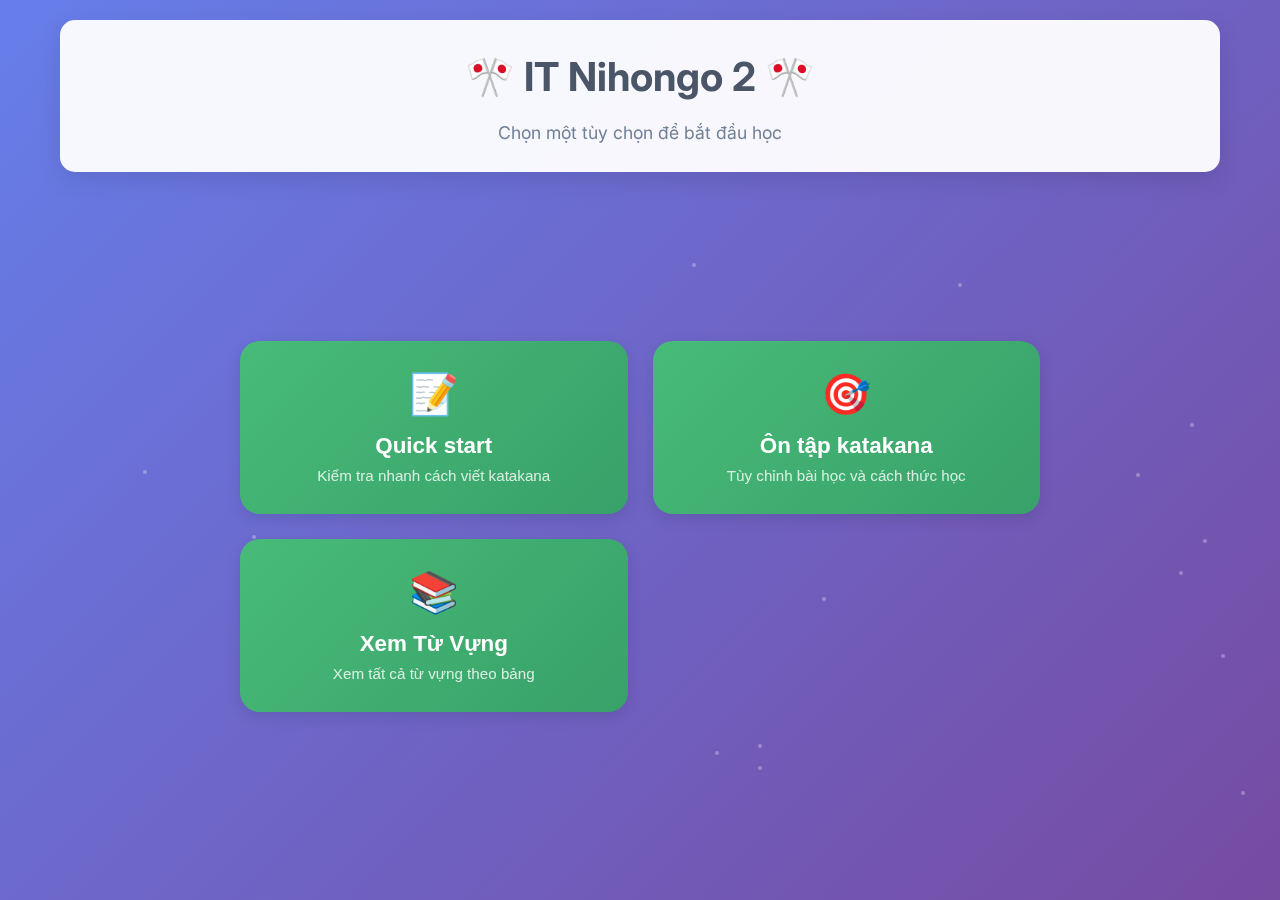
<file: index.html>
<!DOCTYPE html>
<html lang="vi">
<head>
    <meta charset="UTF-8">
    <meta name="viewport" content="width=device-width, initial-scale=1.0">
    <title>Học Tiếng Nhật - Menu Chính</title>
    <link rel="icon" type="image/x-icon" href="favicon.png">
    <link rel="stylesheet" href="styles.css">
    <link href="https://fonts.googleapis.com/css2?family=Noto+Sans+JP:wght@300;400;500;700&family=Inter:wght@300;400;500;600;700&display=swap" rel="stylesheet">
</head>
<body>
    <div class="container">
        <header class="header">
            <h1 class="title">🎌 IT Nihongo 2 🎌</h1>
            <p class="subtitle">Chọn một tùy chọn để bắt đầu học</p>
        </header>

        <main class="main-menu">
            <div class="menu-grid">
                <button class="menu-btn active" id="kata-btn" onclick="goToKata()">
                    <div class="btn-icon">📝</div>
                    <h3>Quick start</h3>
                    <p>Kiểm tra nhanh cách viết katakana</p>
                </button>

                <button class="menu-btn active" onclick="goToAdvancedKata()">
                    <div class="btn-icon">🎯</div>
                    <h3>Ôn tập katakana</h3>
                    <p>Tùy chỉnh bài học và cách thức học</p>
                </button>

                <button class="menu-btn active" onclick="goToVocabulary()">
                    <div class="btn-icon">📚</div>
                    <h3>Xem Từ Vựng</h3>
                    <p>Xem tất cả từ vựng theo bảng</p>
                </button>

            </div>
        </main>

        <footer class="footer">
            <p></p>
        </footer>
    </div>

    <!-- Modal Coming Soon -->
    <div id="modal" class="modal">
        <div class="modal-content">
            <span class="close" onclick="closeModal()">&times;</span>
            <h2>🚧 Tính năng đang phát triển</h2>
            <p id="modal-text">Tính năng này sẽ được phát triển trong tương lai!</p>
            <button onclick="closeModal()" class="modal-btn">Đóng</button>
        </div>
    </div>

    <script src="main.js"></script>
</body>
</html>
</file>
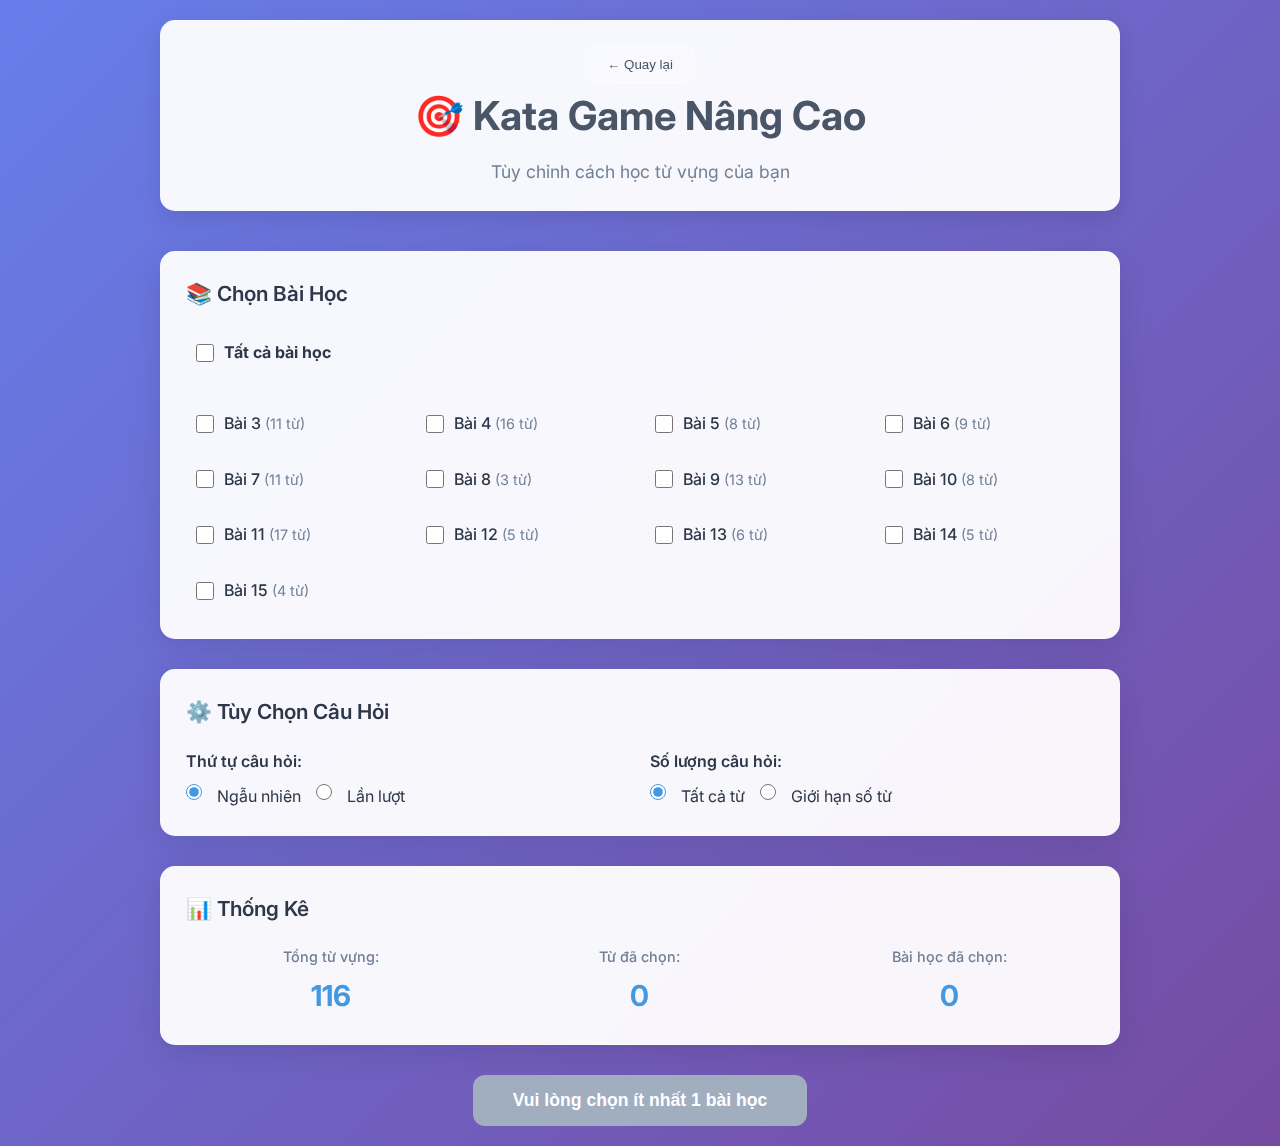
<file: advanced-kata-game.html>
<!DOCTYPE html>
<html lang="vi">
<head>
    <meta charset="UTF-8">
    <meta name="viewport" content="width=device-width, initial-scale=1.0">
    <title>Kata Game Nâng Cao - Game</title>
    <link rel="icon" type="image/x-icon" href="favicon.ico">
    <link rel="stylesheet" href="styles.css">
    <link href="https://fonts.googleapis.com/css2?family=Noto+Sans+JP:wght@300;400;500;700&family=Inter:wght@300;400;500;600;700&display=swap" rel="stylesheet">
</head>
<body>
    <div class="container kata-container">
        <header class="header">
            <button class="back-btn" onclick="goBackToSetup()">← Cài đặt</button>
            <h1 class="title">🎯 Kata Game Nâng Cao</h1>
            <div class="game-info">
                <div class="lessons-info" id="lessons-info">Bài: -</div>
                <div class="score-display">
                    <span id="score">0</span>/<span id="total">0</span>
                    <div class="accuracy" id="accuracy">0%</div>
                </div>
            </div>
        </header>

        <main class="game-area">
            <div class="question-card">
                <div class="question-header">
                    <div class="question-number">
                        Câu <span id="current-question">1</span>/<span id="total-questions">10</span>
                    </div>
                    <div class="lesson-badge" id="lesson-badge">Bài -</div>
                </div>
                <div class="definition" id="definition">
                    Đang tải...
                </div>
            </div>

            <div class="input-section">
                <label for="japanese-input">Nhập từ tiếng Nhật (Katakana):</label>
                <div class="input-group">
                    <input 
                        type="text" 
                        id="japanese-input" 
                        placeholder="Nhập câu trả lời của bạn..."
                        autocomplete="off"
                        autofocus
                    >
                    <button id="submit-btn" onclick="checkAnswer()">Kiểm tra</button>
                </div>
                <div class="input-tip">
                    💡 Mẹo: Bật IME tiếng Nhật hoặc copy-paste từ nguồn khác
                </div>
            </div>

            <div class="feedback-section" id="feedback-section" style="display: none;">
                <div class="feedback" id="feedback"></div>
                <button id="next-btn" onclick="nextQuestion()">Câu tiếp theo →</button>
            </div>

            <div class="controls">
                <button class="control-btn" onclick="clearInput()">Xóa</button>
                <button class="control-btn" onclick="skipQuestion()">Bỏ qua</button>
                <button class="control-btn" onclick="showHint()">Gợi ý</button>
            </div>
        </main>

        <footer class="game-footer">
            <div class="instructions">
                <p><strong>Hướng dẫn:</strong> Nhập từ tiếng Nhật tương ứng với định nghĩa • Nhấn Enter để kiểm tra</p>
            </div>
            <div class="progress-bar">
                <div class="progress" id="progress"></div>
            </div>
        </footer>
    </div>

    <!-- Modal kết quả -->
    <div id="result-modal" class="modal">
        <div class="modal-content result-content">
            <h2>🎉 Kết quả</h2>
            <div class="result-stats">
                <div class="stat">
                    <span class="stat-number" id="final-score">0</span>
                    <span class="stat-label">Câu đúng</span>
                </div>
                <div class="stat">
                    <span class="stat-number" id="final-total">0</span>
                    <span class="stat-label">Tổng câu</span>
                </div>
                <div class="stat">
                    <span class="stat-number" id="final-accuracy">0%</span>
                    <span class="stat-label">Độ chính xác</span>
                </div>
            </div>
            <div class="lesson-summary" id="lesson-summary">
                <!-- Sẽ hiển thị thống kê theo bài -->
            </div>
            <div class="result-actions">
                <button onclick="restartAdvancedGame()" class="modal-btn primary">Chơi lại</button>
                <button onclick="goBackToSetup()" class="modal-btn">Thay đổi cài đặt</button>
                <button onclick="goHome()" class="modal-btn">Về menu chính</button>
            </div>
        </div>
    </div>

    <script src="advanced-kata-game.js"></script>
</body>
</html>
</file>
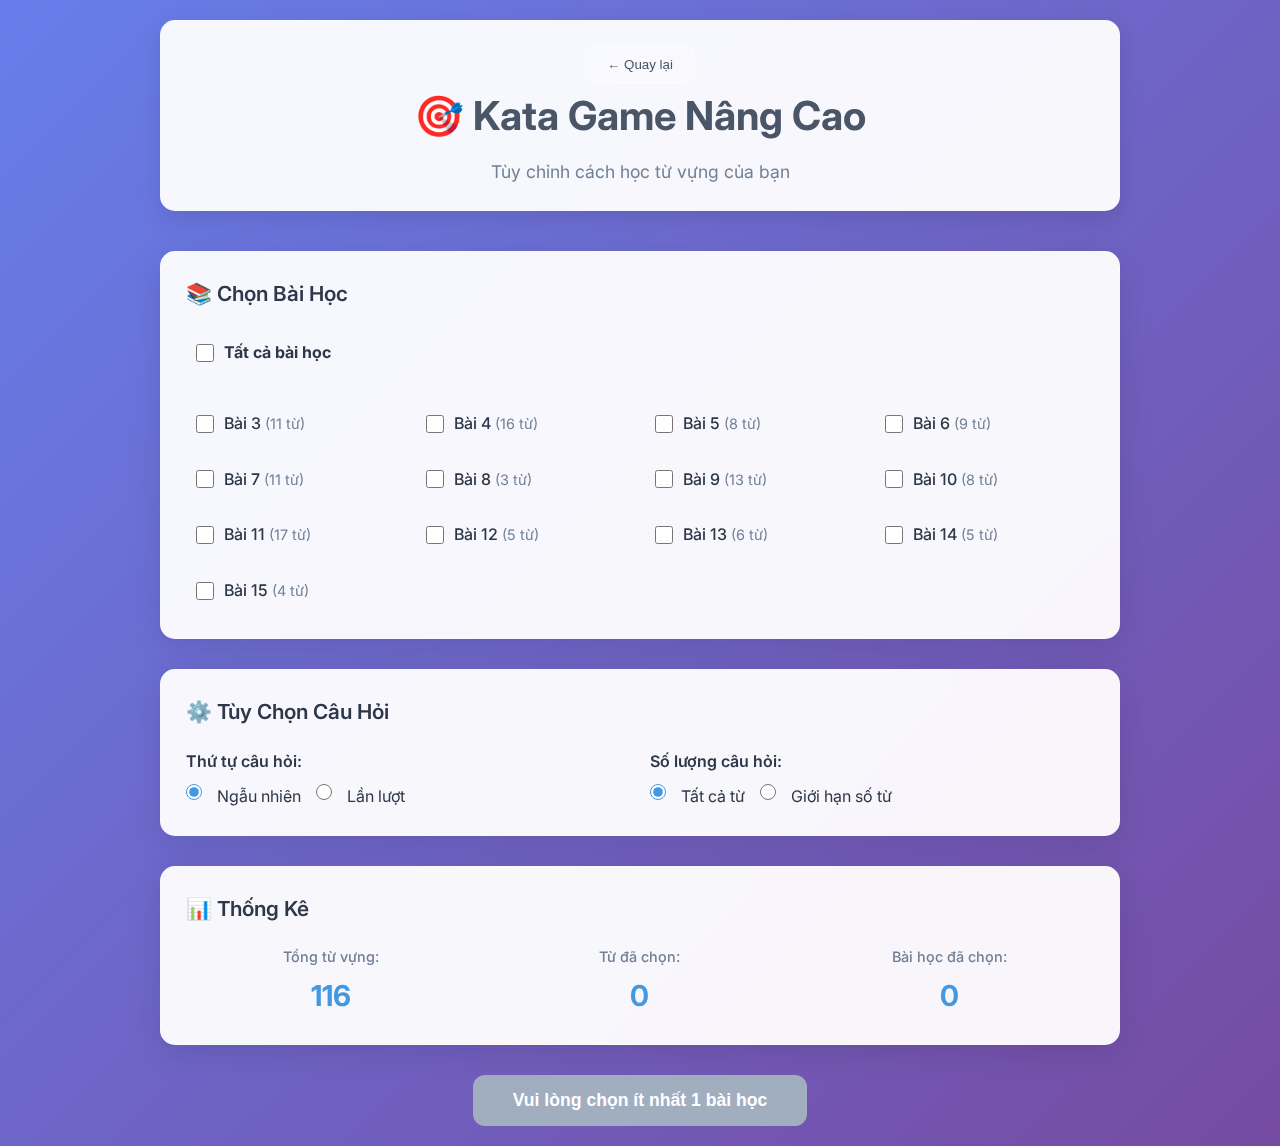
<file: advanced-kata.html>
<!DOCTYPE html>
<html lang="vi">
<head>
    <meta charset="UTF-8">
    <meta name="viewport" content="width=device-width, initial-scale=1.0">
    <title>Kata Game Nâng Cao - Học Tiếng Nhật</title>
    <link rel="icon" type="image/x-icon" href="favicon.ico">
    <link rel="stylesheet" href="styles.css">
    <link href="https://fonts.googleapis.com/css2?family=Noto+Sans+JP:wght@300;400;500;700&family=Inter:wght@300;400;500;600;700&display=swap" rel="stylesheet">
</head>
<body>
    <div class="container advanced-kata-container">
        <header class="header">
            <button class="back-btn" onclick="goBack()">← Quay lại</button>
            <h1 class="title">🎯 Kata Game Nâng Cao</h1>
            <p class="subtitle">Tùy chỉnh cách học từ vựng của bạn</p>
        </header>

        <main class="setup-area">
            <!-- Chọn bài học -->
            <div class="setup-section">
                <h3>📚 Chọn Bài Học</h3>
                <div class="lesson-selection">
                    <div class="lesson-option">
                        <input type="checkbox" id="all-lessons" onchange="toggleAllLessons()">
                        <label for="all-lessons"><strong>Tất cả bài học</strong></label>
                    </div>
                    <div class="lessons-grid" id="lessons-grid">
                        <!-- Sẽ được tạo động từ JavaScript -->
                    </div>
                </div>
            </div>

            <!-- Tùy chọn câu hỏi -->
            <div class="setup-section">
                <h3>⚙️ Tùy Chọn Câu Hỏi</h3>
                <div class="options-grid">
                    <div class="option-group">
                        <label>Thứ tự câu hỏi:</label>
                        <div class="radio-group">
                            <input type="radio" id="random-order" name="order" value="random" checked>
                            <label for="random-order">Ngẫu nhiên</label>
                            <input type="radio" id="sequential-order" name="order" value="sequential">
                            <label for="sequential-order">Lần lượt</label>
                        </div>
                    </div>

                    <div class="option-group">
                        <label>Số lượng câu hỏi:</label>
                        <div class="radio-group">
                            <input type="radio" id="all-words" name="limit" value="all" checked>
                            <label for="all-words">Tất cả từ</label>
                            <input type="radio" id="limited-words" name="limit" value="limited">
                            <label for="limited-words">Giới hạn số từ</label>
                        </div>
                        <div class="limit-input" id="limit-input" style="display: none;">
                            <input type="number" id="word-limit" min="1" max="100" value="10" placeholder="Nhập số từ...">
                        </div>
                    </div>
                </div>
            </div>

            <!-- Thống kê -->
            <div class="setup-section">
                <h3>📊 Thống Kê</h3>
                <div class="stats-display" id="stats-display">
                    <div class="stat-item">
                        <span class="stat-label">Tổng từ vựng:</span>
                        <span class="stat-value" id="total-words">0</span>
                    </div>
                    <div class="stat-item">
                        <span class="stat-label">Từ đã chọn:</span>
                        <span class="stat-value" id="selected-words">0</span>
                    </div>
                    <div class="stat-item">
                        <span class="stat-label">Bài học đã chọn:</span>
                        <span class="stat-value" id="selected-lessons">0</span>
                    </div>
                </div>
            </div>

            <!-- Nút bắt đầu -->
            <div class="start-section">
                <button id="start-game-btn" class="start-btn" onclick="startAdvancedGame()">
                    🚀 Bắt Đầu Game
                </button>
            </div>
        </main>
    </div>

    <script src="advanced-kata.js"></script>
</body>
</html>
</file>
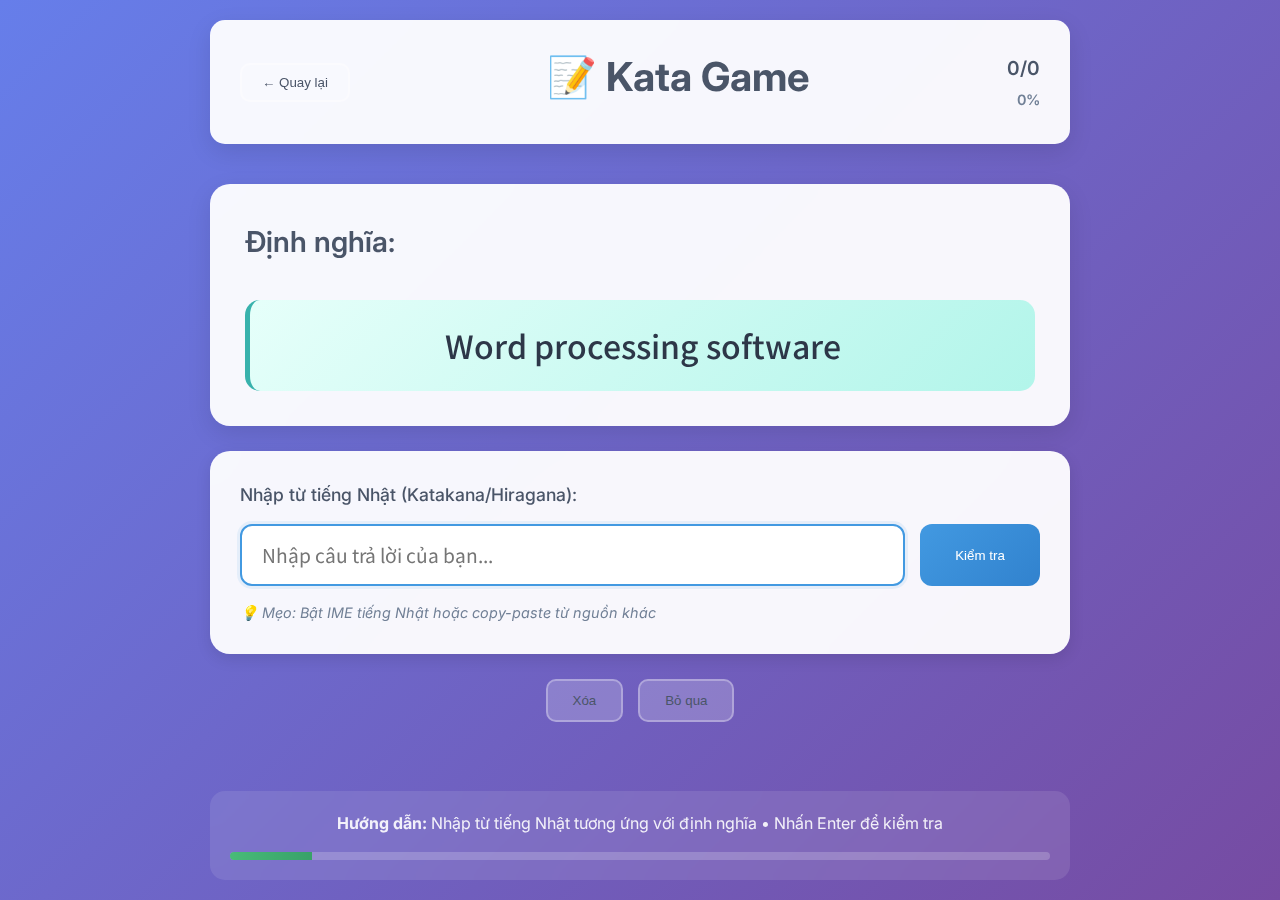
<file: kata.html>
<!DOCTYPE html>
<html lang="vi">
<head>
    <meta charset="UTF-8">
    <meta name="viewport" content="width=device-width, initial-scale=1.0">
    <title>Kata Game - Học Từ Vựng Tiếng Nhật</title>
    <link rel="icon" type="image/x-icon" href="favicon.ico">
    <link rel="stylesheet" href="styles.css">
    <link href="https://fonts.googleapis.com/css2?family=Noto+Sans+JP:wght@300;400;500;700&family=Inter:wght@300;400;500;600;700&display=swap" rel="stylesheet">
</head>
<body>
    <div class="container kata-container">
        <header class="header">
            <button class="back-btn" onclick="goBack()">← Quay lại</button>
            <h1 class="title">📝 Kata Game</h1>
            <div class="score-display">
                <span id="score">0</span>/<span id="total">0</span>
                <div class="accuracy" id="accuracy">0%</div>
            </div>
        </header>

        <main class="game-area">
            <div class="question-card">
                <div class="question-header">
                    <h2>Định nghĩa:</h2>
                </div>
                <div class="definition" id="definition">
                    Đang tải...
                </div>
            </div>

            <div class="input-section">
                <label for="japanese-input">Nhập từ tiếng Nhật (Katakana/Hiragana):</label>
                <div class="input-group">
                    <input 
                        type="text" 
                        id="japanese-input" 
                        placeholder="Nhập câu trả lời của bạn..."
                        autocomplete="off"
                        autofocus
                    >
                    <button id="submit-btn" onclick="checkAnswer()">Kiểm tra</button>
                </div>
                <div class="input-tip">
                    💡 Mẹo: Bật IME tiếng Nhật hoặc copy-paste từ nguồn khác
                </div>
            </div>

            <div class="feedback-section" id="feedback-section" style="display: none;">
                <div class="feedback" id="feedback"></div>
                <button id="next-btn" onclick="nextQuestion()">Câu tiếp theo →</button>
            </div>

            <div class="controls">
                <button class="control-btn" onclick="clearInput()">Xóa</button>
                <button class="control-btn" onclick="skipQuestion()">Bỏ qua</button>
            </div>
        </main>

        <footer class="game-footer">
            <div class="instructions">
                <p><strong>Hướng dẫn:</strong> Nhập từ tiếng Nhật tương ứng với định nghĩa • Nhấn Enter để kiểm tra</p>
            </div>
            <div class="progress-bar">
                <div class="progress" id="progress"></div>
            </div>
        </footer>
    </div>

    <!-- Modal kết quả -->
    <div id="result-modal" class="modal">
        <div class="modal-content result-content">
            <h2>🎉 Kết quả</h2>
            <div class="result-stats">
                <div class="stat">
                    <span class="stat-number" id="final-score">0</span>
                    <span class="stat-label">Câu đúng</span>
                </div>
                <div class="stat">
                    <span class="stat-number" id="final-total">0</span>
                    <span class="stat-label">Tổng câu</span>
                </div>
                <div class="stat">
                    <span class="stat-number" id="final-accuracy">0%</span>
                    <span class="stat-label">Độ chính xác</span>
                </div>
            </div>
            <div class="result-actions">
                <button onclick="restartGame()" class="modal-btn primary">Chơi lại</button>
                <button onclick="goBack()" class="modal-btn">Về menu</button>
            </div>
        </div>
    </div>

    <script src="kata.js"></script>
</body>
</html>
</file>
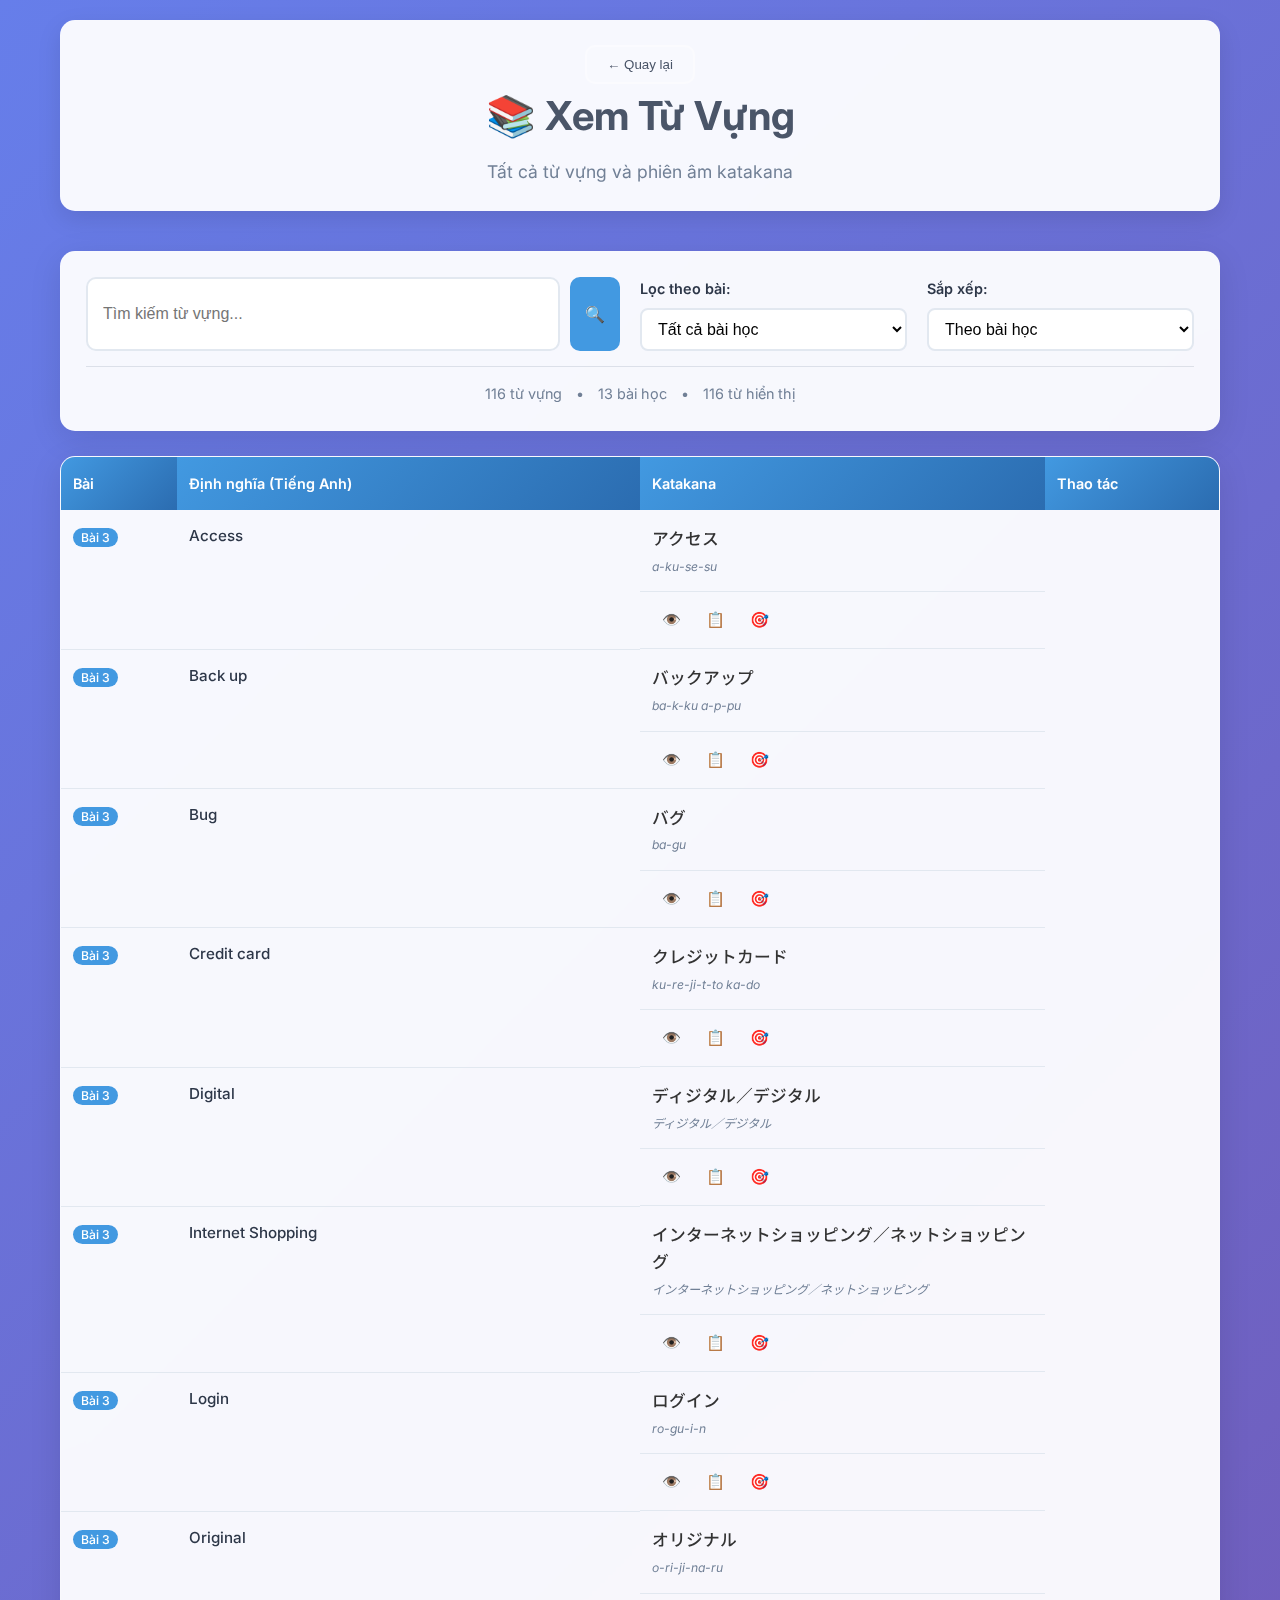
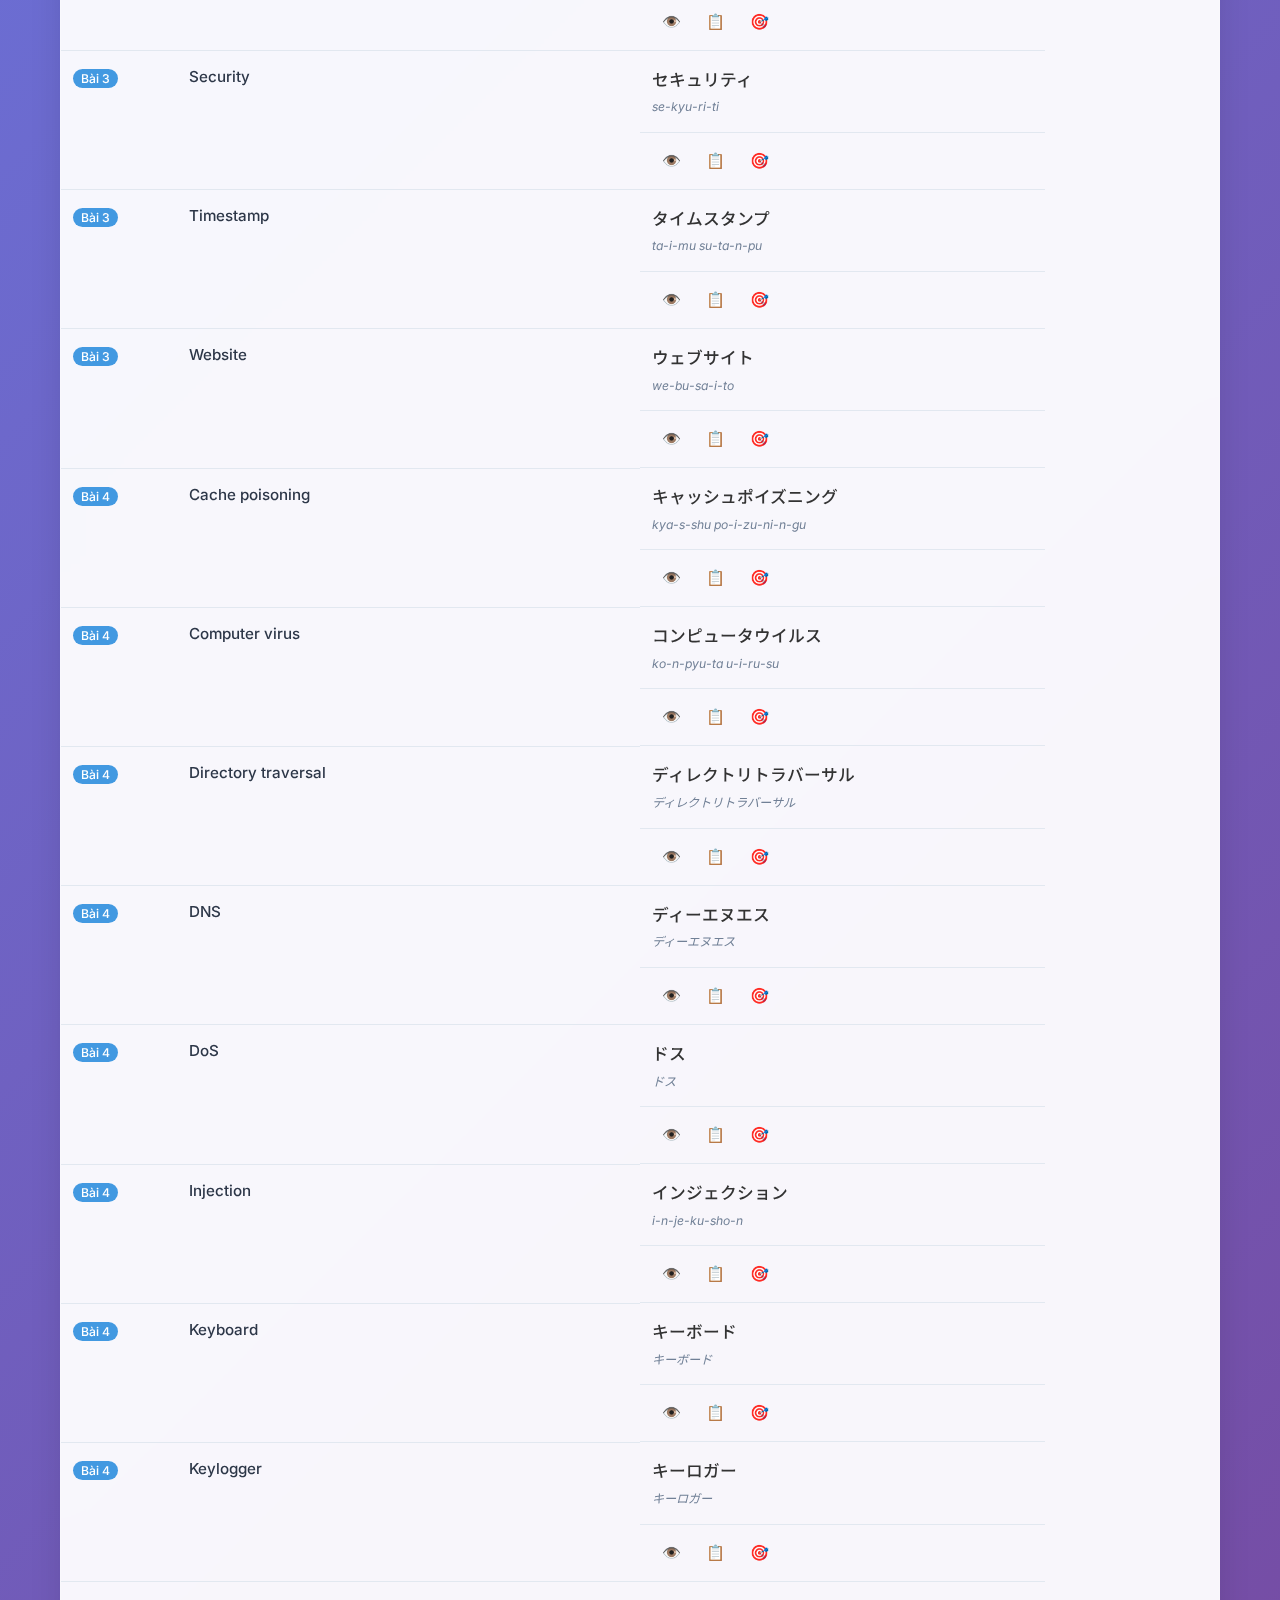
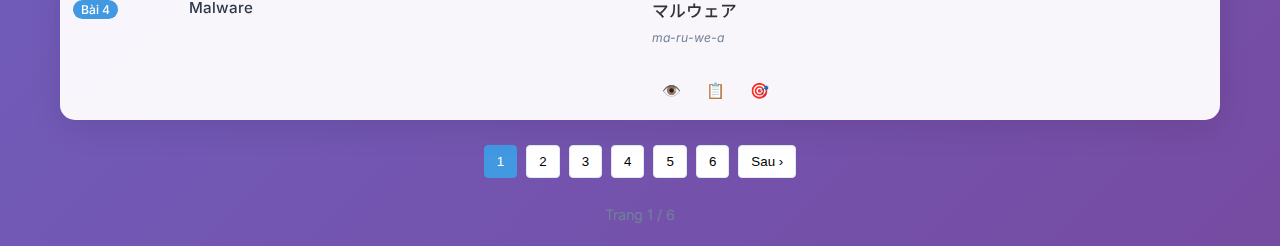
<file: vocabulary.html>
<!DOCTYPE html>
<html lang="vi">
<head>
    <meta charset="UTF-8">
    <meta name="viewport" content="width=device-width, initial-scale=1.0">
    <title>Xem Từ Vựng - Học Tiếng Nhật</title>
    <link rel="icon" type="image/x-icon" href="favicon.ico">
    <link rel="stylesheet" href="styles.css">
    <link href="https://fonts.googleapis.com/css2?family=Noto+Sans+JP:wght@300;400;500;700&family=Inter:wght@300;400;500;600;700&display=swap" rel="stylesheet">
</head>
<body>
    <div class="container vocabulary-container">
        <header class="header">
            <button class="back-btn" onclick="goBack()">← Quay lại</button>
            <h1 class="title">📚 Xem Từ Vựng</h1>
            <p class="subtitle">Tất cả từ vựng và phiên âm katakana</p>
        </header>

        <main class="vocabulary-area">
            <!-- Bộ lọc và tìm kiếm -->
            <div class="filter-section">
                <div class="filter-controls">
                    <div class="search-group">
                        <input type="text" id="search-input" placeholder="Tìm kiếm từ vựng..." onkeyup="filterVocabulary()">
                        <button class="search-btn" onclick="filterVocabulary()">🔍</button>
                    </div>
                    
                    <div class="lesson-filter">
                        <label for="lesson-select">Lọc theo bài:</label>
                        <select id="lesson-select" onchange="filterVocabulary()">
                            <option value="">Tất cả bài học</option>
                        </select>
                    </div>
                    
                    <div class="sort-options">
                        <label for="sort-select">Sắp xếp:</label>
                        <select id="sort-select" onchange="sortVocabulary()">
                            <option value="lesson">Theo bài học</option>
                            <option value="definition">Theo định nghĩa</option>
                            <option value="katakana">Theo katakana</option>
                        </select>
                    </div>
                </div>
                
                <div class="stats-bar">
                    <span id="vocab-count">0</span> từ vựng
                    <span class="separator">•</span>
                    <span id="lesson-count">0</span> bài học
                    <span class="separator">•</span>
                    <span id="filtered-count">0</span> từ hiển thị
                </div>
            </div>

            <!-- Bảng từ vựng -->
            <div class="table-container">
                <table class="vocabulary-table" id="vocabulary-table">
                    <thead>
                        <tr>
                            <th class="lesson-col">Bài</th>
                            <th class="definition-col">Định nghĩa (Tiếng Anh)</th>
                            <th class="katakana-col">Katakana</th>
                            <th class="actions-col">Thao tác</th>
                        </tr>
                    </thead>
                    <tbody id="vocabulary-tbody">
                        <tr>
                            <td colspan="4" class="loading">Đang tải...</td>
                        </tr>
                    </tbody>
                </table>
            </div>

            <!-- Phân trang -->
            <div class="pagination" id="pagination">
                <!-- Sẽ được tạo bởi JavaScript -->
            </div>
        </main>

        <!-- Modal chi tiết từ vựng -->
        <div id="detail-modal" class="modal">
            <div class="modal-content detail-content">
                <span class="close" onclick="closeDetailModal()">&times;</span>
                <h2 id="detail-title">Chi tiết từ vựng</h2>
                <div class="detail-info">
                    <div class="detail-item">
                        <label>Bài học:</label>
                        <span id="detail-lesson">-</span>
                    </div>
                    <div class="detail-item">
                        <label>Định nghĩa:</label>
                        <span id="detail-definition">-</span>
                    </div>
                    <div class="detail-item">
                        <label>Katakana:</label>
                        <span id="detail-katakana" class="japanese-text">-</span>
                    </div>
                    <div class="detail-item">
                        <label>Cách đọc:</label>
                        <span id="detail-reading">-</span>
                    </div>
                </div>
                <div class="detail-actions">
                    <button onclick="copyKatakana()" class="modal-btn">📋 Sao chép Katakana</button>
                    <button onclick="testWord()" class="modal-btn primary">🎯 Kiểm tra từ này</button>
                </div>
            </div>
        </div>
    </div>

    <script src="vocabulary.js"></script>
</body>
</html>
</file>
<file: styles.css>
/* Reset và Base Styles */
* {
    margin: 0;
    padding: 0;
    box-sizing: border-box;
}

body {
    font-family: 'Inter', 'Noto Sans JP', -apple-system, BlinkMacSystemFont, 'Segoe UI', sans-serif;
    line-height: 1.6;
    color: #333;
    background: linear-gradient(135deg, #667eea 0%, #764ba2 100%);
    min-height: 100vh;
}

.container {
    max-width: 1200px;
    margin: 0 auto;
    padding: 20px;
    min-height: 100vh;
    display: flex;
    flex-direction: column;
}

/* Header Styles */
.header {
    text-align: center;
    margin-bottom: 40px;
    padding: 25px 30px;
    background: rgba(255, 255, 255, 0.95);
    border-radius: 15px;
    backdrop-filter: blur(10px);
    box-shadow: 0 8px 25px rgba(0, 0, 0, 0.1);
}

.title {
    font-size: 2.5rem;
    font-weight: 700;
    color: #4a5568;
    margin-bottom: 10px;
}

.subtitle {
    font-size: 1.1rem;
    color: #718096;
    font-weight: 400;
}

/* Main Menu Styles */
.main-menu {
    flex: 1;
    display: flex;
    align-items: center;
    justify-content: center;
}

.menu-grid {
    display: grid;
    grid-template-columns: repeat(auto-fit, minmax(280px, 1fr));
    gap: 25px;
    width: 100%;
    max-width: 800px;
}

.menu-btn {
    background: rgba(255, 255, 255, 0.95);
    border: none;
    border-radius: 20px;
    padding: 30px 25px;
    text-align: center;
    cursor: pointer;
    transition: all 0.3s ease;
    box-shadow: 0 5px 15px rgba(0, 0, 0, 0.1);
    backdrop-filter: blur(10px);
    position: relative;
    overflow: hidden;
}

.menu-btn:hover {
    transform: translateY(-5px);
    box-shadow: 0 15px 35px rgba(0, 0, 0, 0.2);
}

.menu-btn.active {
    background: linear-gradient(135deg, #48bb78, #38a169);
    color: white;
}

.menu-btn.active:hover {
    background: linear-gradient(135deg, #38a169, #2f855a);
}

.menu-btn.disabled {
    opacity: 0.6;
    cursor: not-allowed;
}

.menu-btn.disabled:hover {
    transform: none;
    box-shadow: 0 5px 15px rgba(0, 0, 0, 0.1);
}

.btn-icon {
    font-size: 2.5rem;
    margin-bottom: 15px;
}

.menu-btn h3 {
    font-size: 1.4rem;
    font-weight: 600;
    margin-bottom: 8px;
    color: inherit;
}

.menu-btn p {
    font-size: 0.95rem;
    opacity: 0.8;
    margin-bottom: 0;
}

.coming-soon {
    position: absolute;
    top: 10px;
    right: 10px;
    background: #ed8936;
    color: white;
    font-size: 0.75rem;
    padding: 4px 8px;
    border-radius: 8px;
    font-weight: 500;
}

/* Footer */
.footer {
    text-align: center;
    padding: 20px 0;
    color: rgba(255, 255, 255, 0.8);
    font-size: 0.9rem;
}

/* Modal Styles */
.modal {
    display: none;
    position: fixed;
    z-index: 1000;
    left: 0;
    top: 0;
    width: 100%;
    height: 100%;
    background-color: rgba(0, 0, 0, 0.6);
    backdrop-filter: blur(5px);
}

.modal-content {
    background-color: white;
    margin: 10% auto;
    padding: 30px;
    border-radius: 20px;
    width: 90%;
    max-width: 500px;
    text-align: center;
    position: relative;
    box-shadow: 0 20px 60px rgba(0, 0, 0, 0.3);
}

.close {
    position: absolute;
    right: 20px;
    top: 15px;
    font-size: 30px;
    font-weight: bold;
    color: #aaa;
    cursor: pointer;
}

.close:hover {
    color: #333;
}

.modal-btn {
    background: #4299e1;
    color: white;
    border: none;
    padding: 12px 25px;
    border-radius: 10px;
    cursor: pointer;
    font-size: 1rem;
    font-weight: 500;
    margin-top: 20px;
    transition: all 0.3s ease;
}

.modal-btn:hover {
    background: #3182ce;
    transform: translateY(-2px);
}

.modal-btn.primary {
    background: linear-gradient(135deg, #48bb78, #38a169);
    margin-right: 10px;
}

.modal-btn.primary:hover {
    background: linear-gradient(135deg, #38a169, #2f855a);
}

/* Kata Game Styles */
.kata-container {
    max-width: 900px;
}

.kata-container .header {
    display: flex;
    justify-content: space-between;
    align-items: center;
    text-align: left;
}

.back-btn {
    background: rgba(255, 255, 255, 0.2);
    border: 2px solid rgba(255, 255, 255, 0.3);
    color: #4a5568;
    padding: 10px 20px;
    border-radius: 10px;
    cursor: pointer;
    font-weight: 500;
    transition: all 0.3s ease;
}

.back-btn:hover {
    background: rgba(255, 255, 255, 0.3);
    transform: translateX(-3px);
}

.score-display {
    text-align: right;
    font-size: 1.2rem;
    font-weight: 600;
    color: #4a5568;
}

.accuracy {
    font-size: 0.9rem;
    color: #718096;
    margin-top: 5px;
}

/* Game Area */
.game-area {
    flex: 1;
    display: flex;
    flex-direction: column;
    gap: 25px;
}

.question-card {
    background: rgba(255, 255, 255, 0.95);
    border-radius: 20px;
    padding: 35px;
    text-align: center;
    box-shadow: 0 8px 25px rgba(0, 0, 0, 0.1);
    backdrop-filter: blur(10px);
}

.question-header h2 {
    font-size: 1.8rem;
    color: #4a5568;
    margin-bottom: 20px;
    font-weight: 600;
}

.definition {
    font-size: 2rem;
    font-weight: 500;
    color: #2d3748;
    padding: 20px;
    background: linear-gradient(135deg, #e6fffa, #b2f5ea);
    border-radius: 15px;
    border-left: 5px solid #38b2ac;
    font-family: 'Noto Sans JP', sans-serif;
}

.input-section {
    background: rgba(255, 255, 255, 0.95);
    border-radius: 20px;
    padding: 30px;
    box-shadow: 0 5px 15px rgba(0, 0, 0, 0.1);
    backdrop-filter: blur(10px);
}

.input-section label {
    display: block;
    font-size: 1.1rem;
    font-weight: 500;
    color: #4a5568;
    margin-bottom: 15px;
}

.input-group {
    display: flex;
    gap: 15px;
    margin-bottom: 15px;
}

#japanese-input {
    flex: 1;
    padding: 15px 20px;
    border: 2px solid #e2e8f0;
    border-radius: 12px;
    font-size: 1.2rem;
    font-family: 'Noto Sans JP', sans-serif;
    background: #f7fafc;
    transition: all 0.3s ease;
}

#japanese-input:focus {
    outline: none;
    border-color: #4299e1;
    background: white;
    box-shadow: 0 0 0 3px rgba(66, 153, 225, 0.1);
}

#submit-btn {
    padding: 15px 25px;
    background: linear-gradient(135deg, #4299e1, #3182ce);
    color: white;
    border: none;
    border-radius: 12px;
    font-weight: 500;
    cursor: pointer;
    transition: all 0.3s ease;
    min-width: 120px;
}

#submit-btn:hover {
    background: linear-gradient(135deg, #3182ce, #2c5282);
    transform: translateY(-2px);
}

.input-tip {
    font-size: 0.9rem;
    color: #718096;
    font-style: italic;
}

.feedback-section {
    background: rgba(255, 255, 255, 0.95);
    border-radius: 20px;
    padding: 30px;
    text-align: center;
    box-shadow: 0 5px 15px rgba(0, 0, 0, 0.1);
    backdrop-filter: blur(10px);
}

.feedback {
    font-size: 1.3rem;
    font-weight: 500;
    margin-bottom: 20px;
    padding: 20px;
    border-radius: 12px;
    font-family: 'Noto Sans JP', sans-serif;
}

.feedback.correct {
    background: linear-gradient(135deg, #c6f6d5, #9ae6b4);
    color: #22543d;
    border-left: 5px solid #38a169;
}

.feedback.incorrect {
    background: linear-gradient(135deg, #fed7d7, #feb2b2);
    color: #742a2a;
    border-left: 5px solid #e53e3e;
}

#next-btn {
    background: linear-gradient(135deg, #48bb78, #38a169);
    color: white;
    border: none;
    padding: 15px 30px;
    border-radius: 12px;
    font-weight: 500;
    cursor: pointer;
    font-size: 1.1rem;
    transition: all 0.3s ease;
}

#next-btn:hover {
    background: linear-gradient(135deg, #38a169, #2f855a);
    transform: translateY(-2px);
}

.controls {
    display: flex;
    justify-content: center;
    gap: 15px;
}

.control-btn {
    background: rgba(255, 255, 255, 0.2);
    border: 2px solid rgba(255, 255, 255, 0.3);
    color: #4a5568;
    padding: 12px 25px;
    border-radius: 10px;
    cursor: pointer;
    font-weight: 500;
    transition: all 0.3s ease;
}

.control-btn:hover {
    background: rgba(255, 255, 255, 0.3);
    transform: translateY(-2px);
}

/* Game Footer */
.game-footer {
    margin-top: 30px;
    padding: 20px;
    background: rgba(255, 255, 255, 0.1);
    border-radius: 15px;
    backdrop-filter: blur(10px);
}

.instructions {
    text-align: center;
    color: rgba(255, 255, 255, 0.9);
    margin-bottom: 15px;
}

.progress-bar {
    width: 100%;
    height: 8px;
    background: rgba(255, 255, 255, 0.2);
    border-radius: 4px;
    overflow: hidden;
}

.progress {
    height: 100%;
    background: linear-gradient(90deg, #48bb78, #38a169);
    width: 0%;
    transition: width 0.5s ease;
}

/* Result Modal */
.result-content {
    max-width: 600px;
}

.result-stats {
    display: flex;
    justify-content: space-around;
    margin: 30px 0;
    gap: 20px;
}

.stat {
    text-align: center;
    flex: 1;
}

.stat-number {
    display: block;
    font-size: 2.5rem;
    font-weight: 700;
    color: #4299e1;
    margin-bottom: 5px;
}

.stat-label {
    font-size: 0.9rem;
    color: #718096;
    font-weight: 500;
}

.result-actions {
    display: flex;
    justify-content: center;
    gap: 15px;
    margin-top: 25px;
}

/* Responsive Design */
@media (max-width: 768px) {
    .container {
        padding: 15px;
    }
    
    .title {
        font-size: 2rem;
    }
    
    .menu-grid {
        grid-template-columns: 1fr;
        gap: 20px;
    }
    
    .menu-btn {
        padding: 25px 20px;
    }
    
    .kata-container .header {
        flex-direction: column;
        gap: 15px;
        text-align: center;
        padding: 20px 25px;
    }
    
    .input-group {
        flex-direction: column;
    }
    
    .definition {
        font-size: 1.5rem;
    }
    
    .result-stats {
        flex-direction: column;
        gap: 15px;
    }
    
    .result-actions {
        flex-direction: column;
    }
    
    .modal-btn {
        margin: 5px 0;
    }
}

@media (max-width: 480px) {
    .header {
        padding: 20px 20px;
    }
    
    .question-card, .input-section, .feedback-section {
        padding: 20px;
    }
    
    .definition {
        font-size: 1.3rem;
        padding: 15px;
    }
    
    #japanese-input {
        font-size: 1rem;
        padding: 12px 15px;
    }
    
    .stat-number {
        font-size: 2rem;
    }
}

/* Animation */
@keyframes fadeIn {
    from {
        opacity: 0;
        transform: translateY(20px);
    }
    to {
        opacity: 1;
        transform: translateY(0);
    }
}

.question-card, .input-section, .feedback-section {
    animation: fadeIn 0.5s ease;
}

/* Dark mode support */
@media (prefers-color-scheme: dark) {
    body {
        background: linear-gradient(135deg, #2d3748 0%, #4a5568 100%);
    }
    
    .header, .question-card, .input-section, .feedback-section {
        background: rgba(45, 55, 72, 0.95);
        color: #e2e8f0;
    }
    
    .title, .question-header h2 {
        color: #e2e8f0;
    }
    
    .definition {
        background: linear-gradient(135deg, #2d3748, #4a5568);
        color: #e2e8f0;
        border-left-color: #4299e1;
    }
    
    #japanese-input {
        background: #2d3748;
        border-color: #4a5568;
        color: #e2e8f0;
    }
    
    #japanese-input:focus {
        background: #4a5568;
        border-color: #4299e1;
    }
}

/* Advanced Kata Setup Page */
.advanced-kata-container {
    max-width: 1000px;
}

.setup-area {
    display: flex;
    flex-direction: column;
    gap: 30px;
}

.setup-section {
    background: rgba(255, 255, 255, 0.95);
    border-radius: 15px;
    padding: 25px;
    box-shadow: 0 8px 32px rgba(0, 0, 0, 0.1);
    backdrop-filter: blur(10px);
    border: 1px solid rgba(255, 255, 255, 0.2);
}

.setup-section h3 {
    margin: 0 0 20px 0;
    color: #2d3748;
    font-size: 1.3rem;
    font-weight: 600;
}

.lesson-selection {
    display: flex;
    flex-direction: column;
    gap: 15px;
}

.lesson-option {
    display: flex;
    align-items: center;
    gap: 10px;
    padding: 10px;
    border-radius: 8px;
    transition: background-color 0.2s ease;
}

.lesson-option:hover {
    background-color: rgba(66, 153, 225, 0.05);
}

.lesson-option input[type="checkbox"] {
    width: 18px;
    height: 18px;
    accent-color: #4299e1;
}

.lesson-option label {
    cursor: pointer;
    font-weight: 500;
    color: #2d3748;
}

.word-count {
    color: #718096;
    font-size: 0.9em;
    font-weight: normal;
}

.lessons-grid {
    display: grid;
    grid-template-columns: repeat(auto-fit, minmax(200px, 1fr));
    gap: 10px;
    margin-top: 10px;
}

.options-grid {
    display: grid;
    grid-template-columns: repeat(auto-fit, minmax(250px, 1fr));
    gap: 20px;
}

.option-group {
    display: flex;
    flex-direction: column;
    gap: 10px;
}

.option-group label {
    font-weight: 600;
    color: #2d3748;
}

.radio-group {
    display: flex;
    gap: 15px;
    flex-wrap: wrap;
}

.radio-group input[type="radio"] {
    width: 16px;
    height: 16px;
    accent-color: #4299e1;
}

.radio-group label {
    cursor: pointer;
    font-weight: normal;
    display: flex;
    align-items: center;
    gap: 5px;
}

.limit-input {
    margin-top: 10px;
}

.limit-input input[type="number"] {
    width: 100px;
    padding: 8px 12px;
    border: 2px solid #e2e8f0;
    border-radius: 8px;
    font-size: 1rem;
}

.limit-input input[type="number"]:focus {
    outline: none;
    border-color: #4299e1;
    box-shadow: 0 0 0 3px rgba(66, 153, 225, 0.1);
}

.stats-display {
    display: flex;
    justify-content: space-around;
    gap: 20px;
}

.stat-item {
    text-align: center;
    flex: 1;
}

.stat-label {
    display: block;
    font-size: 0.9rem;
    color: #718096;
    margin-bottom: 5px;
}

.stat-value {
    display: block;
    font-size: 1.8rem;
    font-weight: 700;
    color: #4299e1;
}

.start-section {
    text-align: center;
}

.start-btn {
    background: linear-gradient(135deg, #4299e1, #2b6cb0);
    color: white;
    border: none;
    padding: 15px 40px;
    border-radius: 12px;
    font-size: 1.1rem;
    font-weight: 600;
    cursor: pointer;
    transition: all 0.3s ease;
    min-width: 200px;
}

.start-btn:hover:not(:disabled) {
    transform: translateY(-2px);
    box-shadow: 0 10px 25px rgba(66, 153, 225, 0.3);
}

.start-btn:disabled {
    background: #a0aec0;
    cursor: not-allowed;
    transform: none;
    box-shadow: none;
}

/* Advanced Kata Game Page */
.game-info {
    display: flex;
    align-items: center;
    gap: 20px;
}

.lessons-info {
    background: rgba(66, 153, 225, 0.1);
    color: #2b6cb0;
    padding: 8px 15px;
    border-radius: 20px;
    font-weight: 600;
    font-size: 0.9rem;
}

.question-header {
    display: flex;
    justify-content: space-between;
    align-items: center;
    margin-bottom: 15px;
}

.question-number {
    font-size: 0.9rem;
    color: #718096;
    font-weight: 500;
}

.lesson-badge {
    background: #4299e1;
    color: white;
    padding: 4px 12px;
    border-radius: 15px;
    font-size: 0.8rem;
    font-weight: 600;
}

.lesson-summary {
    margin-top: 20px;
    padding: 20px;
    background: rgba(66, 153, 225, 0.05);
    border-radius: 10px;
}

.lesson-summary h4 {
    margin: 0 0 15px 0;
    color: #2d3748;
}

/* Vocabulary Page */
.vocabulary-container {
    max-width: 1200px;
}

.vocabulary-area {
    display: flex;
    flex-direction: column;
    gap: 25px;
}

.filter-section {
    background: rgba(255, 255, 255, 0.95);
    border-radius: 15px;
    padding: 25px;
    box-shadow: 0 8px 32px rgba(0, 0, 0, 0.1);
    backdrop-filter: blur(10px);
    border: 1px solid rgba(255, 255, 255, 0.2);
}

.filter-controls {
    display: grid;
    grid-template-columns: 2fr 1fr 1fr;
    gap: 20px;
    margin-bottom: 15px;
}

.search-group {
    display: flex;
    gap: 10px;
}

.search-group input[type="text"] {
    flex: 1;
    padding: 12px 15px;
    border: 2px solid #e2e8f0;
    border-radius: 10px;
    font-size: 1rem;
    transition: all 0.3s ease;
}

.search-group input[type="text"]:focus {
    outline: none;
    border-color: #4299e1;
    box-shadow: 0 0 0 3px rgba(66, 153, 225, 0.1);
}

.search-btn {
    background: #4299e1;
    color: white;
    border: none;
    padding: 12px 15px;
    border-radius: 10px;
    cursor: pointer;
    font-size: 1rem;
    transition: all 0.3s ease;
}

.search-btn:hover {
    background: #2b6cb0;
    transform: translateY(-1px);
}

.lesson-filter, .sort-options {
    display: flex;
    flex-direction: column;
    gap: 8px;
}

.lesson-filter label, .sort-options label {
    font-weight: 600;
    color: #2d3748;
    font-size: 0.9rem;
}

.lesson-filter select, .sort-options select {
    padding: 10px 12px;
    border: 2px solid #e2e8f0;
    border-radius: 8px;
    font-size: 1rem;
    background: white;
    cursor: pointer;
}

.lesson-filter select:focus, .sort-options select:focus {
    outline: none;
    border-color: #4299e1;
}

.stats-bar {
    text-align: center;
    color: #718096;
    font-size: 0.9rem;
    padding-top: 15px;
    border-top: 1px solid rgba(113, 128, 150, 0.2);
}

.separator {
    margin: 0 10px;
}

.table-container {
    background: rgba(255, 255, 255, 0.95);
    border-radius: 15px;
    padding: 0;
    box-shadow: 0 8px 32px rgba(0, 0, 0, 0.1);
    backdrop-filter: blur(10px);
    border: 1px solid rgba(255, 255, 255, 0.2);
    overflow: hidden;
}

.vocabulary-table {
    width: 100%;
    border-collapse: collapse;
    font-size: 0.95rem;
}

.vocabulary-table th {
    background: linear-gradient(135deg, #4299e1, #2b6cb0);
    color: white;
    padding: 15px 12px;
    text-align: left;
    font-weight: 600;
    font-size: 0.9rem;
}

.vocabulary-table td {
    padding: 15px 12px;
    border-bottom: 1px solid #e2e8f0;
    vertical-align: top;
}

.vocabulary-table tr:last-child td {
    border-bottom: none;
}

.lesson-col {
    width: 10%;
}

.definition-col {
    width: 40%;
}

.katakana-col {
    width: 35%;
}

.actions-col {
    width: 15%;
}

.definition-text {
    font-weight: 500;
    color: #2d3748;
    line-height: 1.4;
}

.katakana-cell {
    display: flex;
    flex-direction: column;
    gap: 5px;
}

.actions-cell {
    display: flex;
    gap: 5px;
}

.pagination {
    display: flex;
    flex-direction: column;
    align-items: center;
    gap: 15px;
}

.pagination-controls {
    display: flex;
    gap: 5px;
    align-items: center;
    flex-wrap: wrap;
    justify-content: center;
}

.detail-content {
    max-width: 500px;
}

.detail-info {
    margin: 20px 0;
}

.detail-item {
    display: flex;
    justify-content: space-between;
    align-items: center;
    padding: 12px 0;
    border-bottom: 1px solid #e2e8f0;
}

.detail-item:last-child {
    border-bottom: none;
}

.detail-item label {
    font-weight: 600;
    color: #4a5568;
}

.detail-item span {
    color: #2d3748;
}

.detail-actions {
    display: flex;
    gap: 10px;
    justify-content: center;
    margin-top: 20px;
}

/* Responsive Design for New Pages */
@media (max-width: 768px) {
    .filter-controls {
        grid-template-columns: 1fr;
        gap: 15px;
    }
    
    .search-group {
        flex-direction: column;
    }
    
    .lessons-grid {
        grid-template-columns: 1fr;
    }
    
    .options-grid {
        grid-template-columns: 1fr;
    }
    
    .stats-display {
        flex-direction: column;
        gap: 15px;
    }
    
    .game-info {
        flex-direction: column;
        gap: 10px;
        text-align: center;
    }
    
    .question-header {
        flex-direction: column;
        gap: 10px;
        text-align: center;
    }
    
    .vocabulary-table {
        font-size: 0.85rem;
    }
    
    .vocabulary-table th,
    .vocabulary-table td {
        padding: 10px 8px;
    }
}

@media (max-width: 480px) {
    .setup-section {
        padding: 20px;
    }
    
    .radio-group {
        flex-direction: column;
    }
    
    .actions-cell {
        flex-direction: column;
    }
    
    .detail-item {
        flex-direction: column;
        align-items: flex-start;
        gap: 5px;
    }
    
    .detail-actions {
        flex-direction: column;
    }
}
</file>
